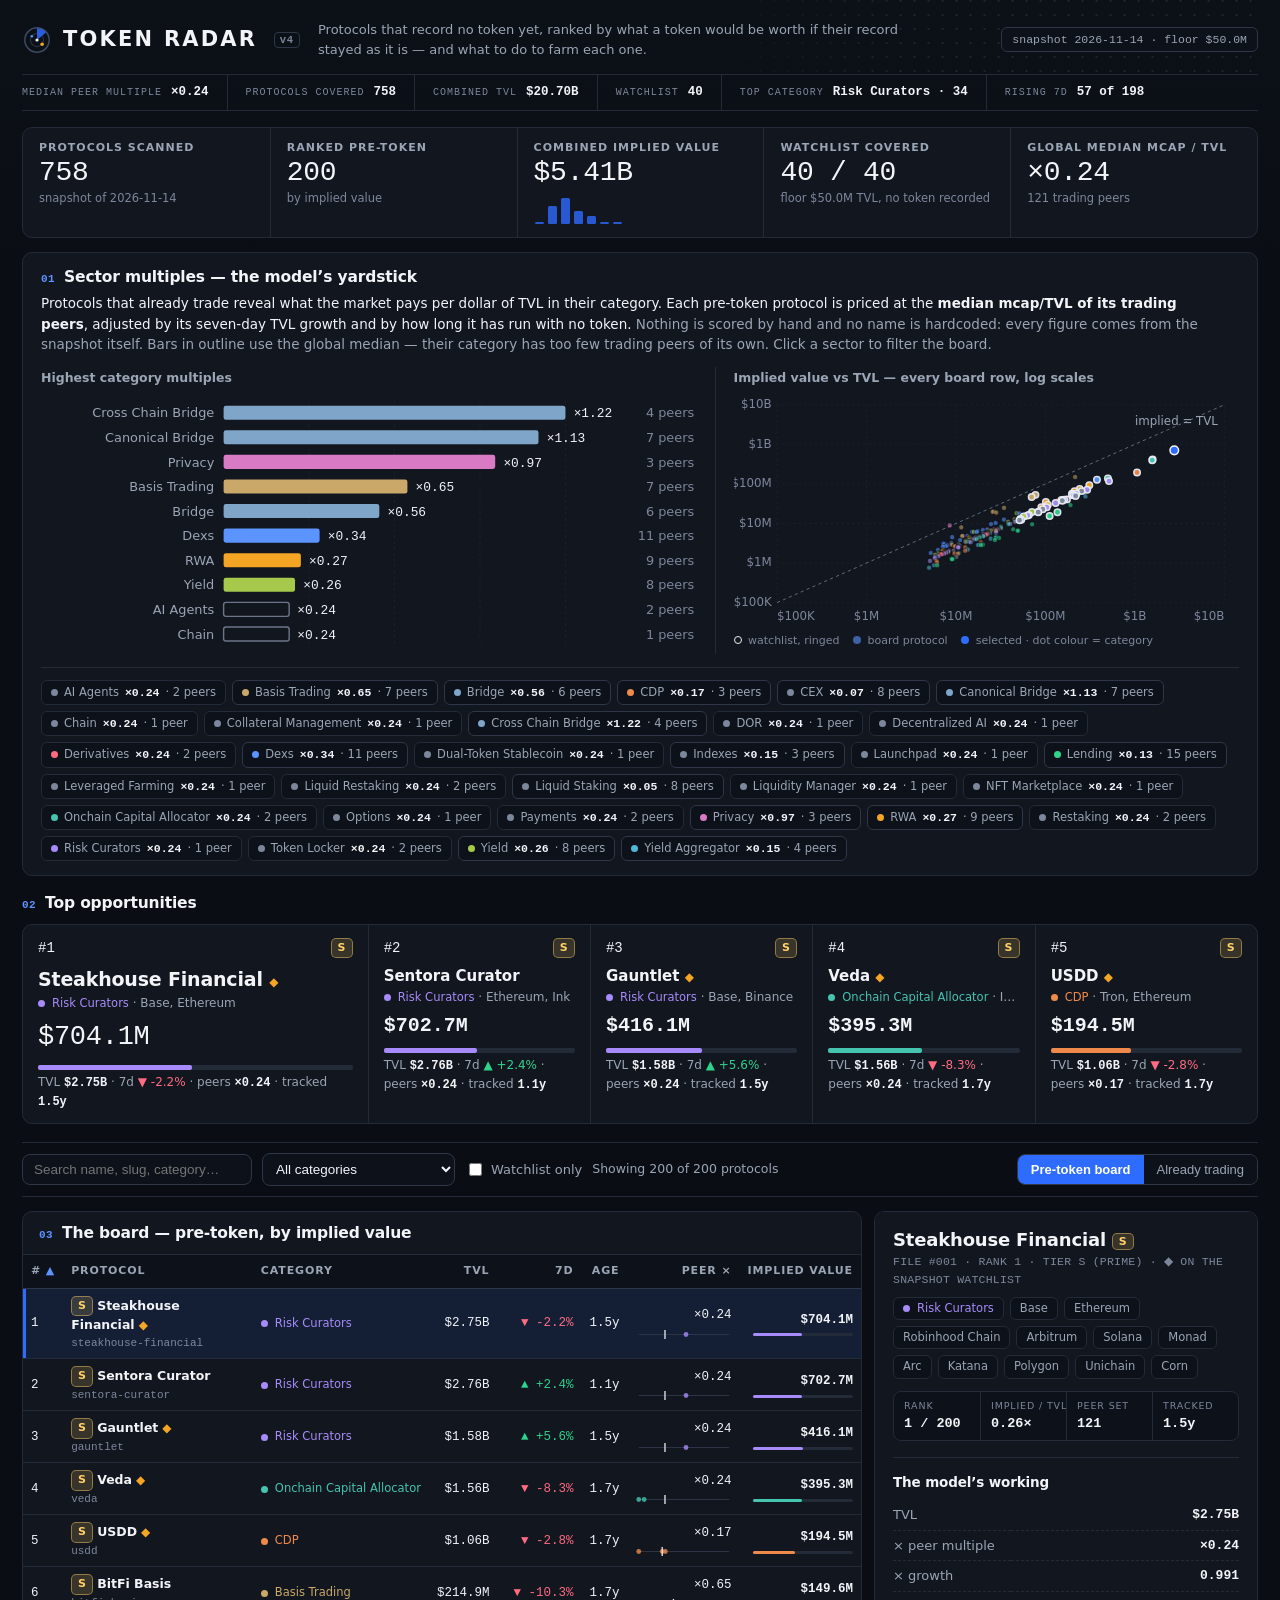
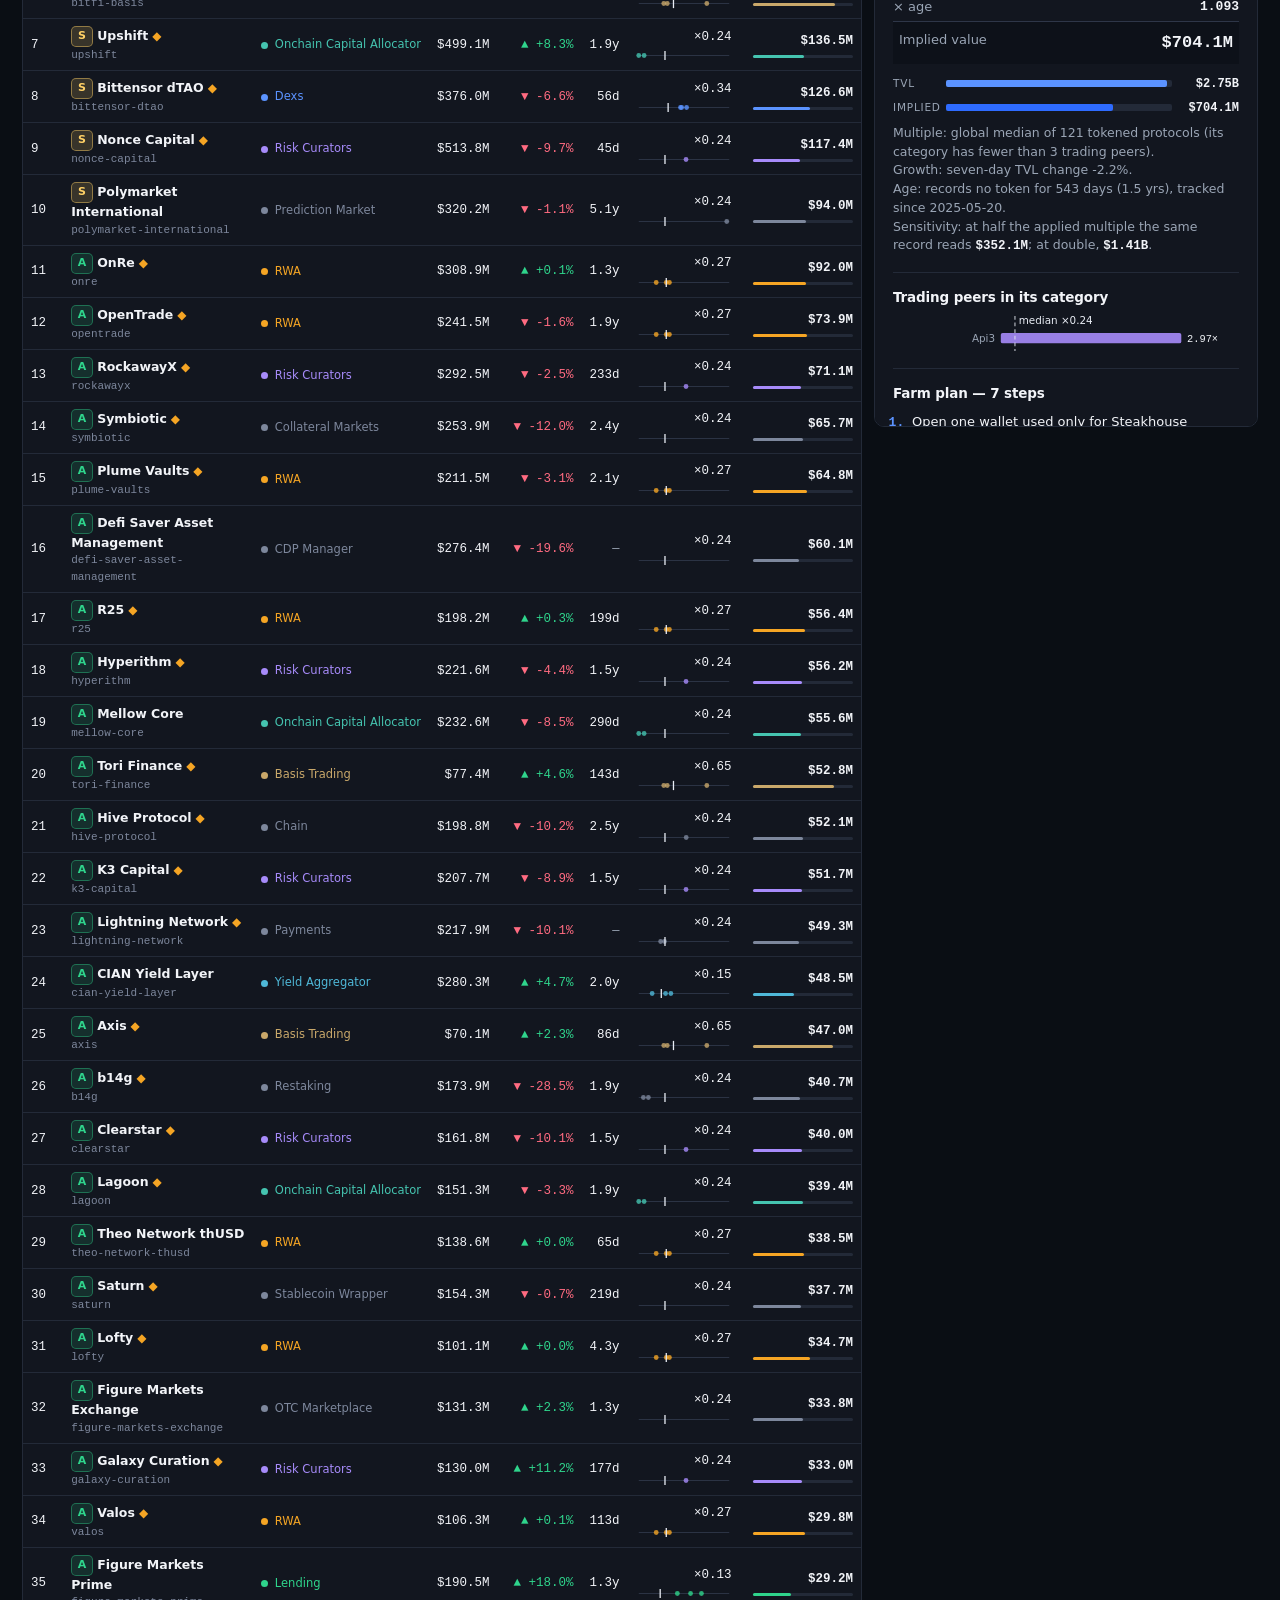
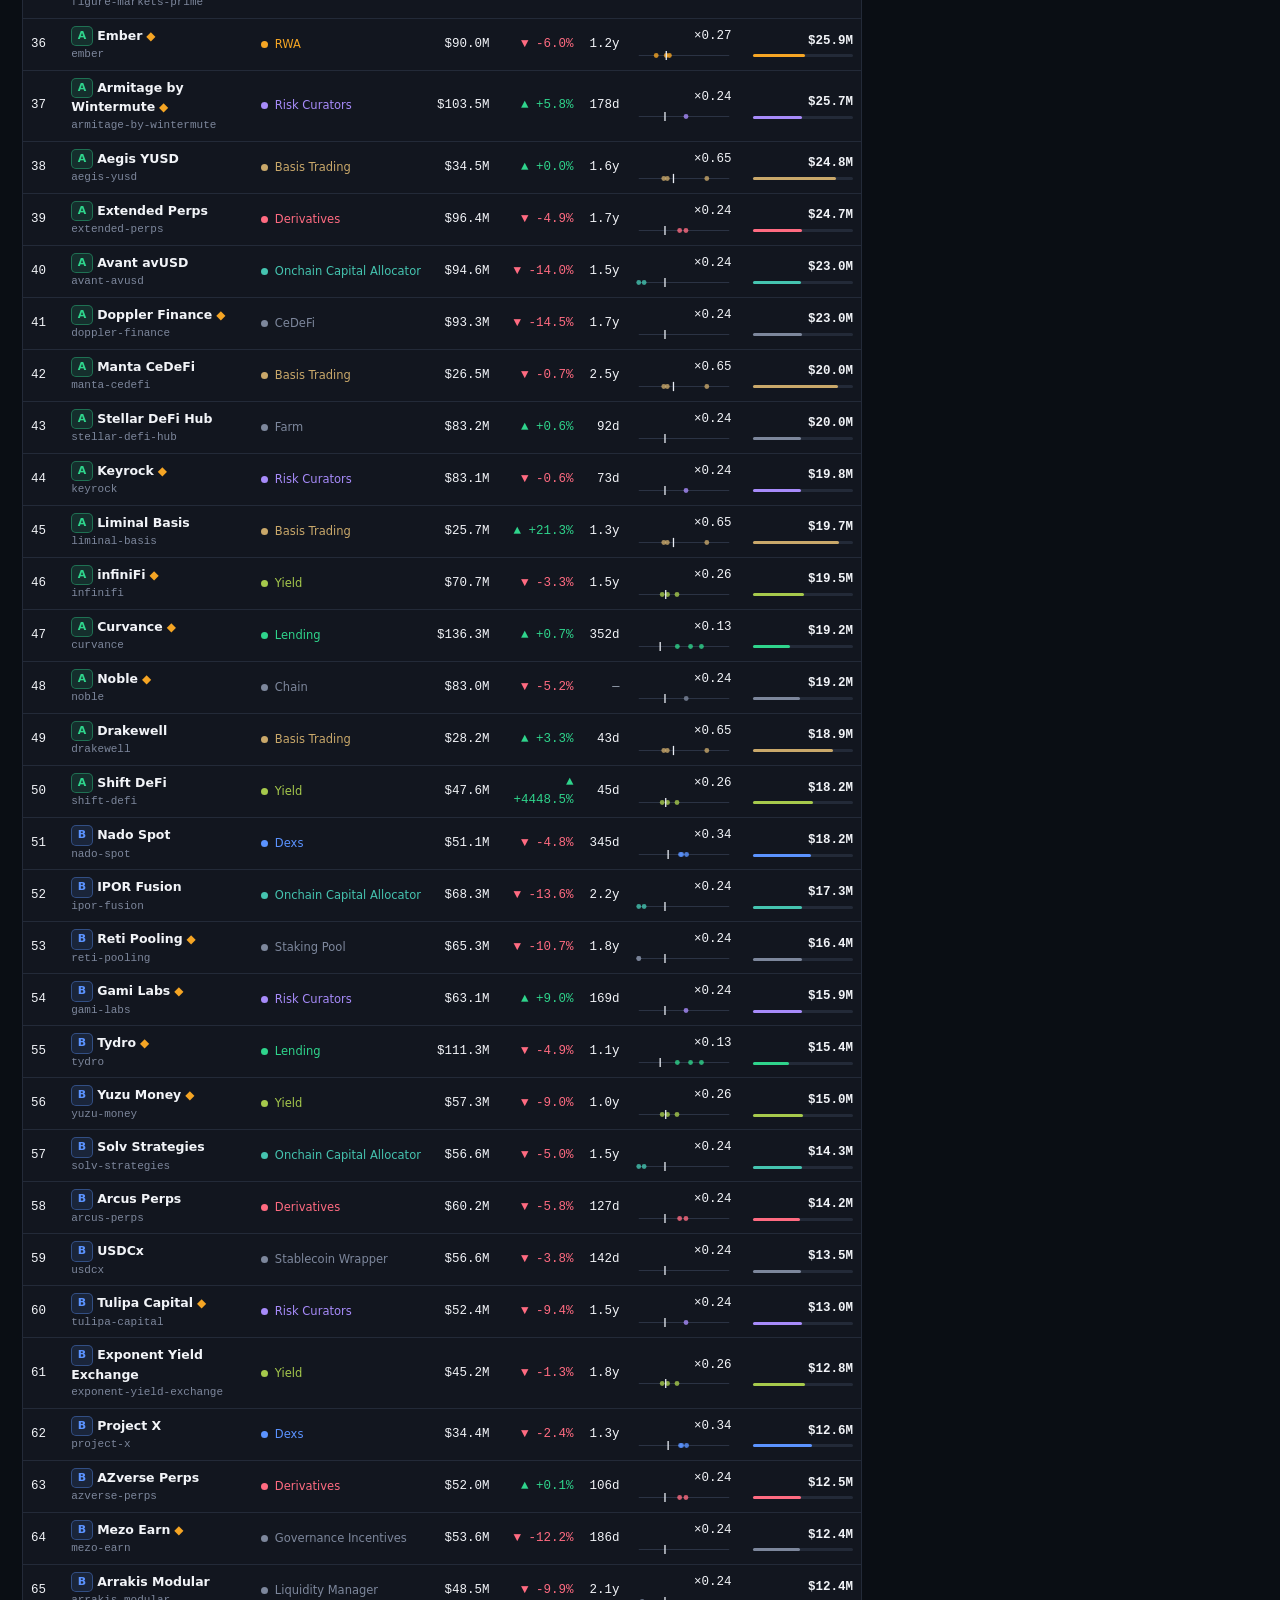
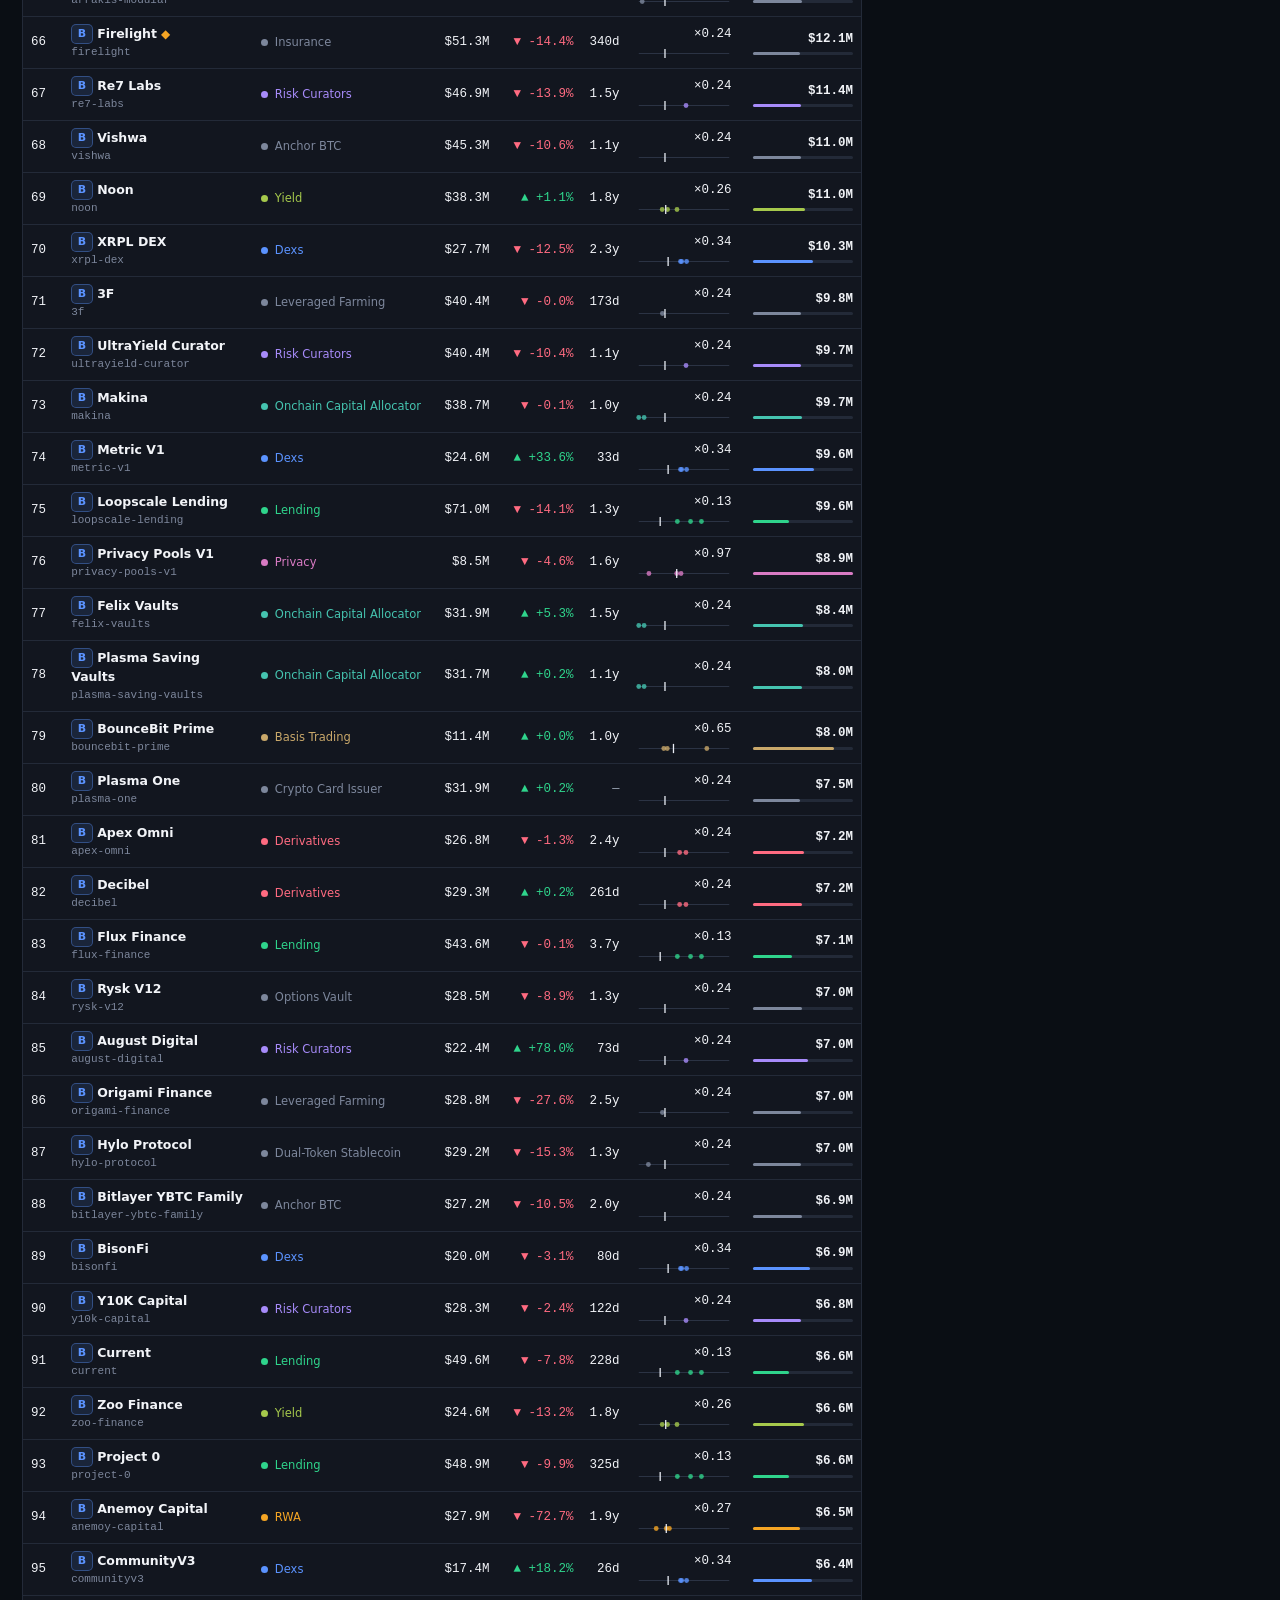
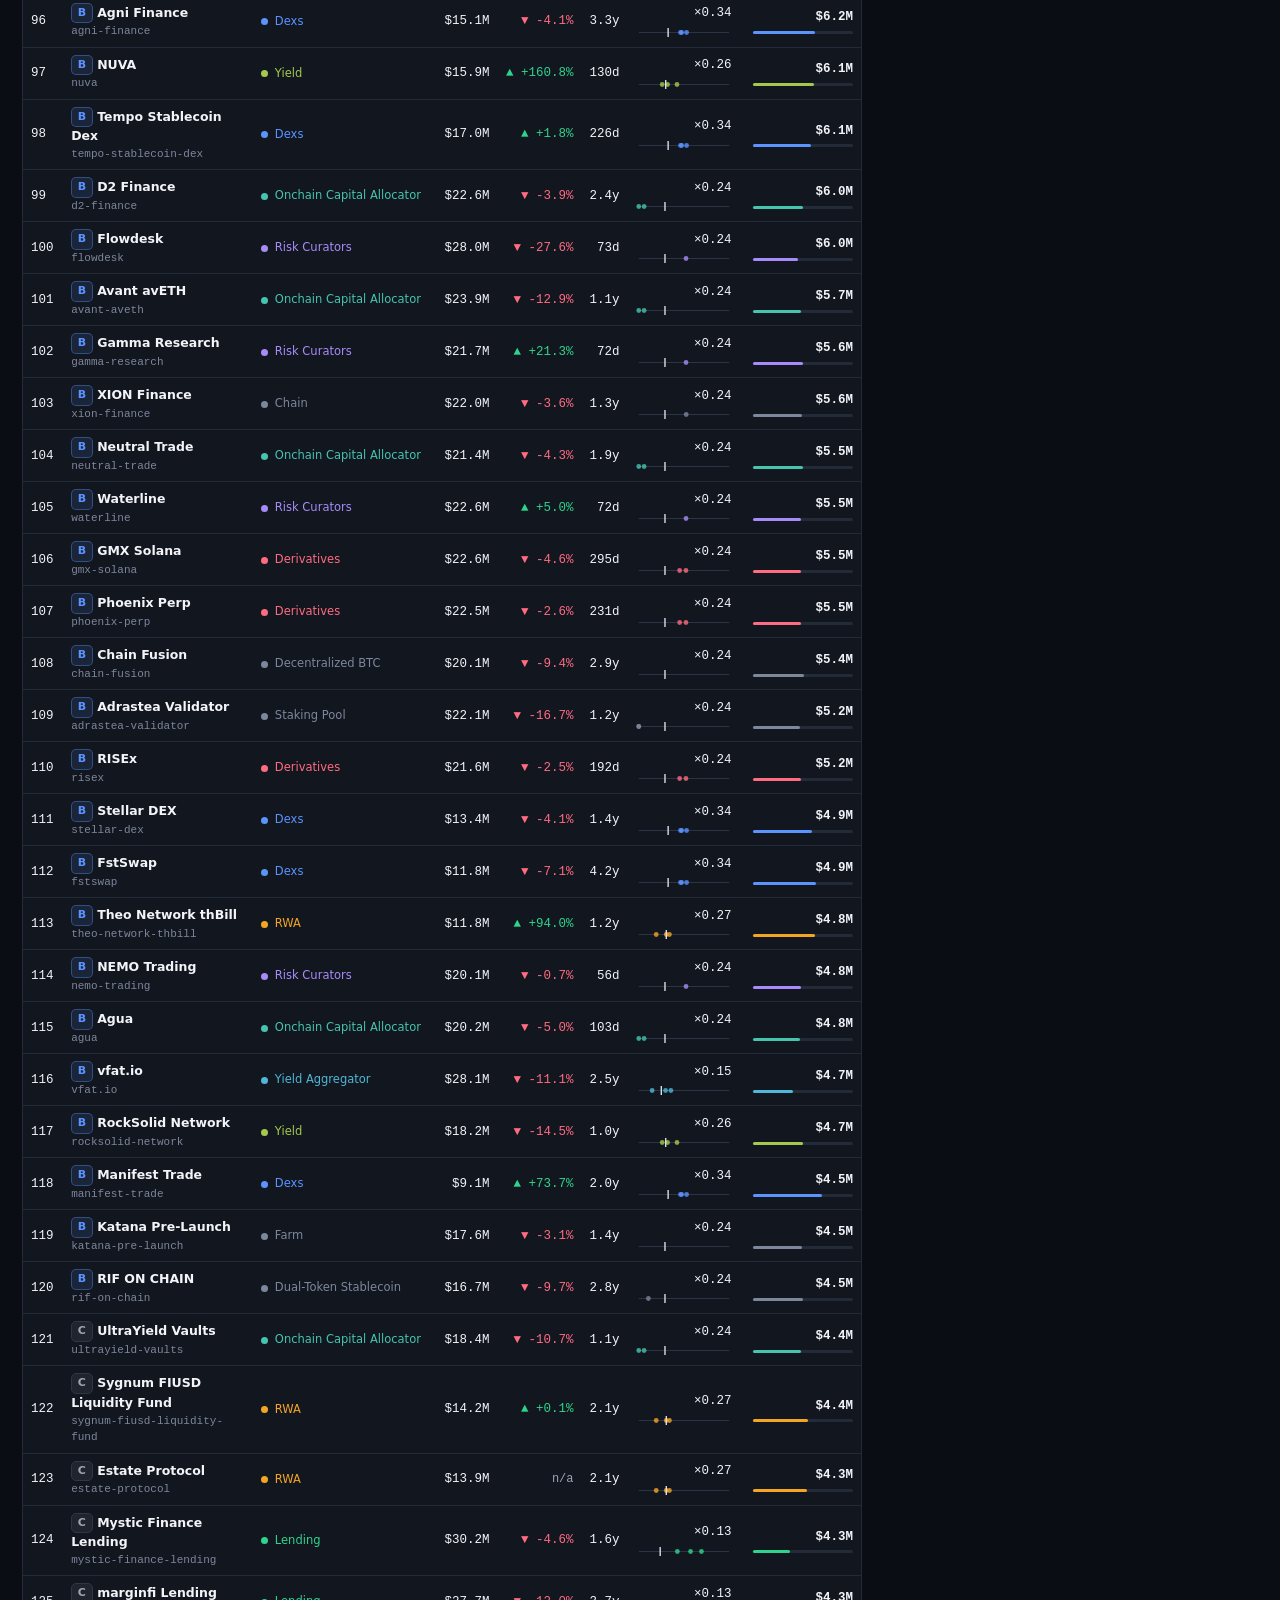
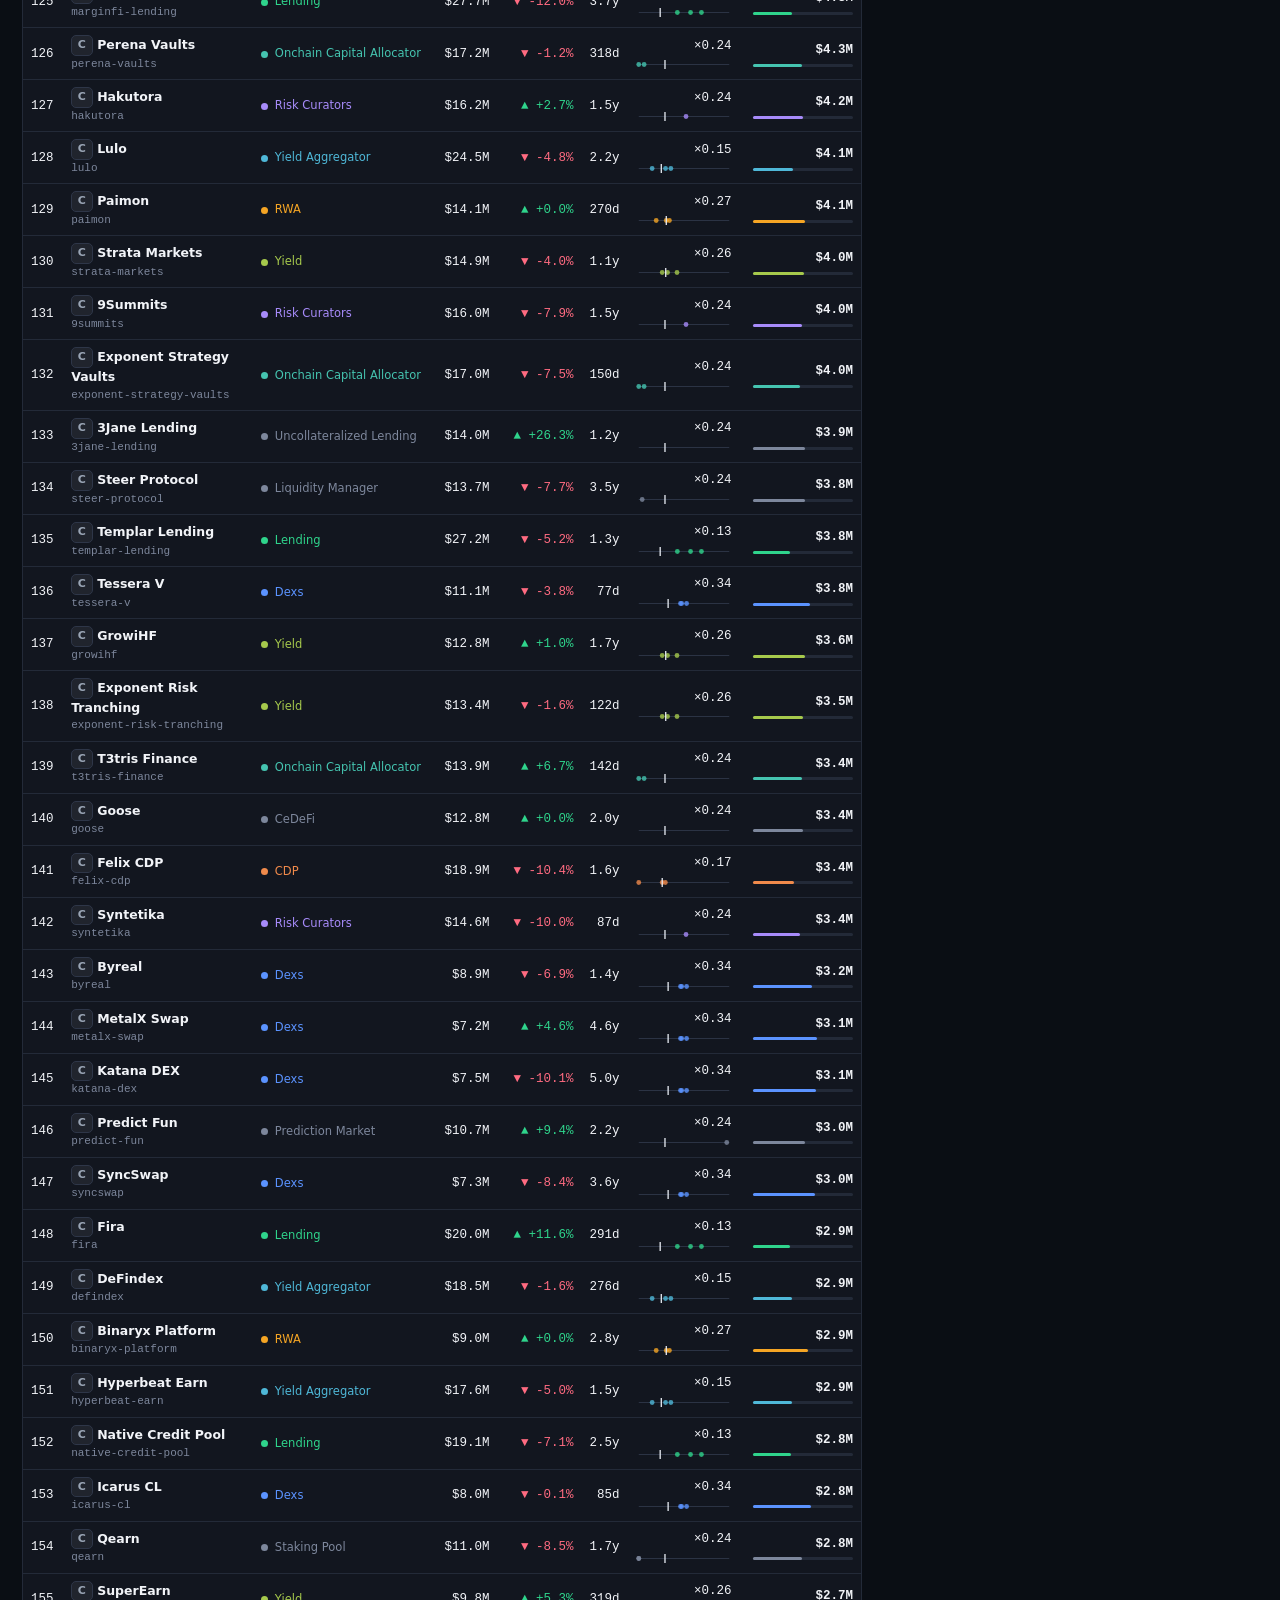
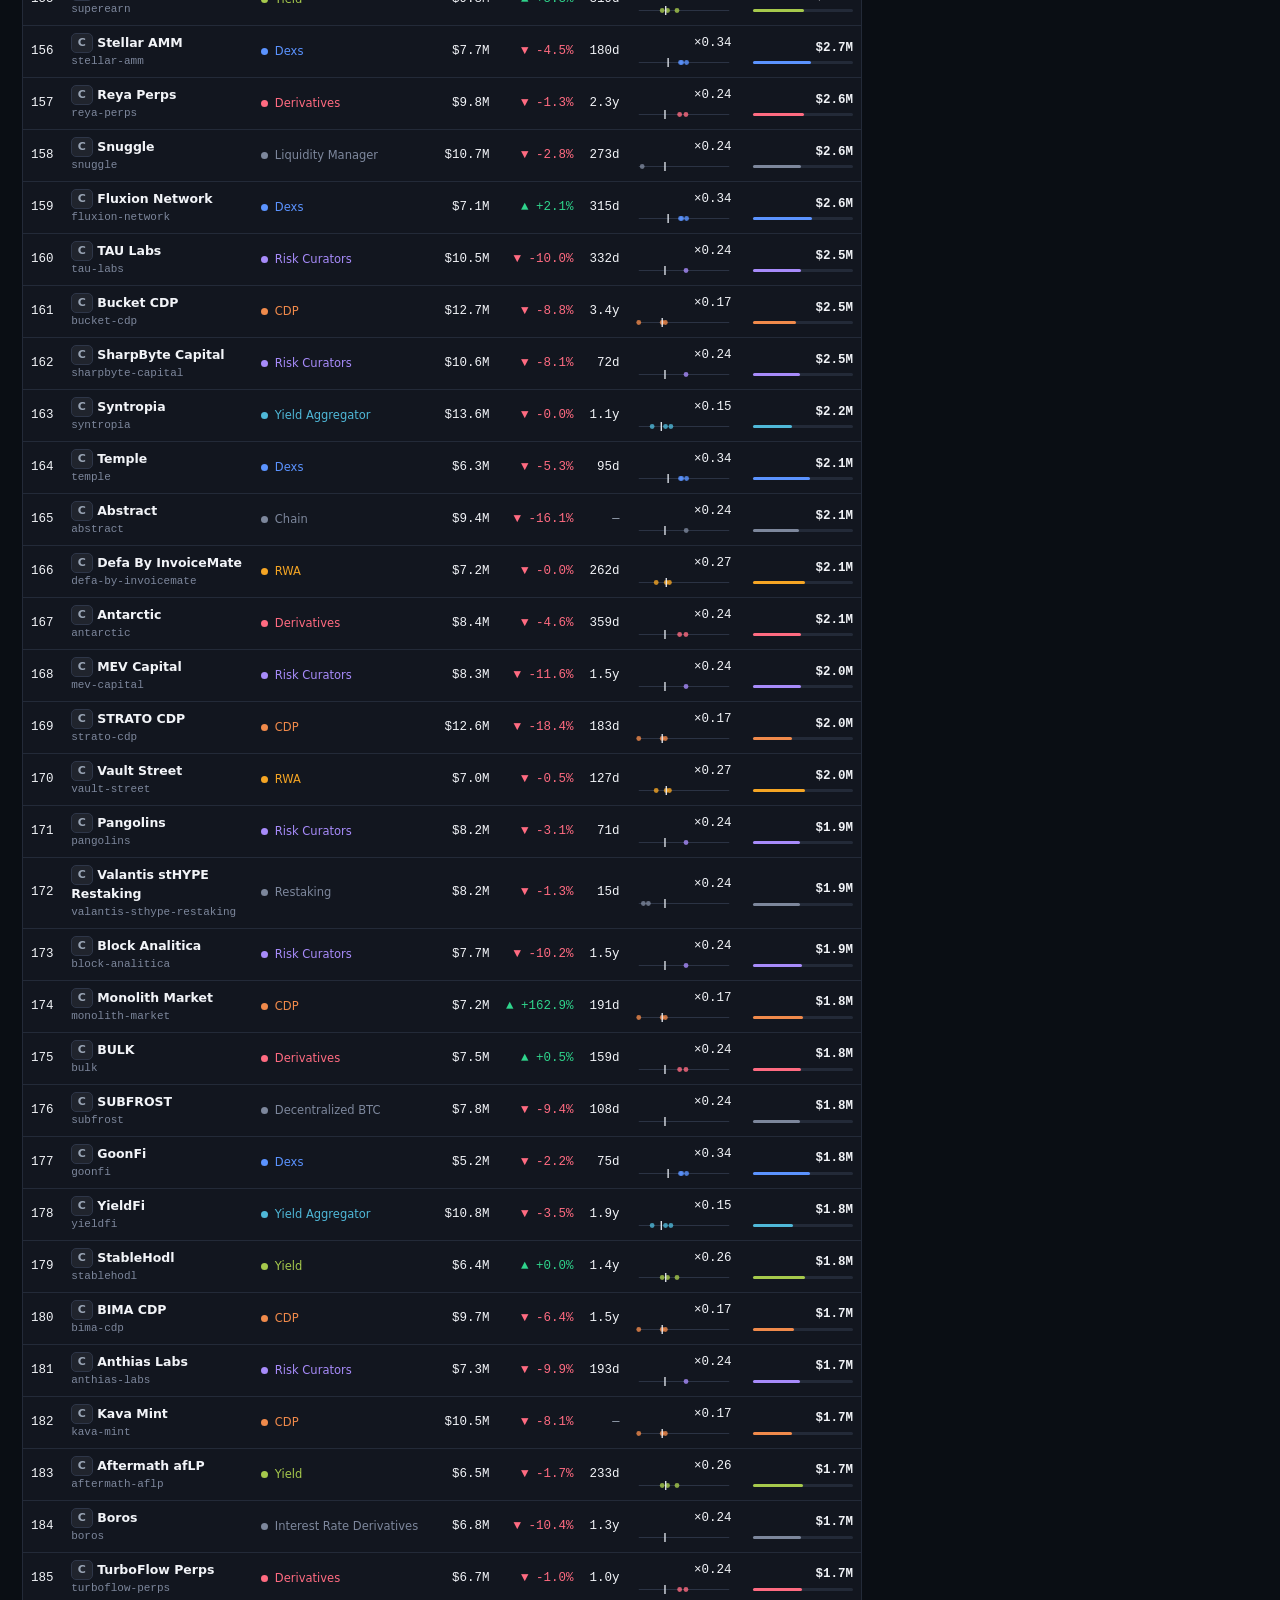
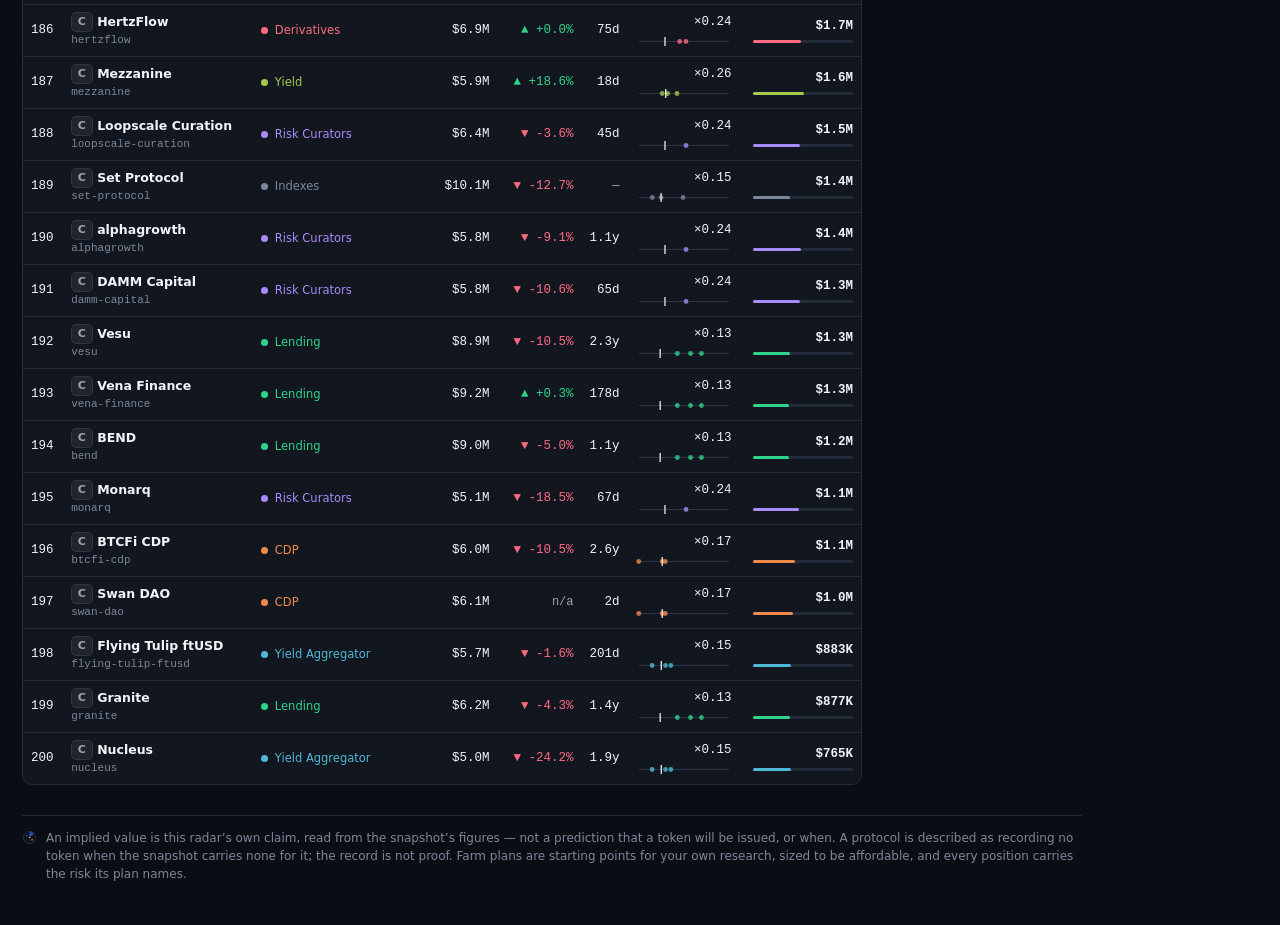
<file: dashboard/index.html>
<!doctype html>
<html lang="en">
<head>
<meta charset="utf-8">
<meta name="viewport" content="width=device-width, initial-scale=1">
<meta name="description" content="Token Radar: protocols that record no token yet, ranked by an implied value read from the snapshot's own figures, each with a farm plan.">
<title>Token Radar — pre-token protocols ranked by implied value</title>
<link rel="stylesheet" href="app.css">
</head>
<body>
<main id="app"></main>
<script src="../data.js"></script>
<script src="app.js"></script>
</body>
</html>
</file>
<file: dashboard/app.css>
/* Token Radar v4: deep navy-black in the Arkham design family, built
   around hairlines instead of floating cards. Panels sit flat on the
   background and are divided, not boxed; one category colour system runs
   through chips, bars, dots and names; the header carries a radar-sweep
   logomark and a mono terminal strip of the snapshot's vital signs. v4
   adds the watchlist rail, a per-row peer strip in the board and a
   context row in the detail file. */
:root {
  --bg: #0a0e14;
  --bg2: #0d1119;
  --panel: #12161f;
  --panel2: #171c28;
  --line: #232a38;
  --line2: #2e3648;
  --text: #f2f4f8;
  --dim: #9aa5b5;
  --faint: #7d879c;
  --acc: #2e6bff;
  --acc2: #5b93ff;
  --green: #2fd48c;
  --purple: #a78bfa;
  --amber: #f5a524;
  --bad: #ff6b81;
  --gold: #ffd166;
}
* { box-sizing: border-box; }
html, body { margin: 0; padding: 0; }
body {
  background: linear-gradient(180deg, #0c1017, var(--bg) 320px);
  color: var(--text);
  font: 14px/1.5 system-ui, -apple-system, "Segoe UI", Roboto, Helvetica, Arial, sans-serif;
  min-height: 100vh;
}
#app { max-width: 1400px; margin: 0 auto; padding: 0 22px 44px; }
.mono { font-variant-numeric: tabular-nums; font-family: ui-monospace, "SF Mono", Menlo, Consolas, monospace; }
a { color: var(--acc2); }
.mark { width: 30px; height: 30px; flex: none; display: block; }
.cdot {
  display: inline-block; width: 7px; height: 7px; border-radius: 50%;
  background: var(--ch, var(--faint)); flex: none;
}
.catname { display: inline-flex; align-items: center; gap: 7px; color: var(--ch, var(--text)); font-weight: 500; white-space: nowrap; font-size: 11.5px; }

/* Header: brand lockup over a hairline, with a quiet dot grid — the
   radar's own texture — fading in from the right edge of the band. */
header.top {
  display: flex; flex-wrap: wrap; align-items: center; gap: 8px 18px;
  padding: 20px 0 15px; border-bottom: 1px solid var(--line);
  position: relative; isolation: isolate;
}
header.top::before {
  content: ""; position: absolute; top: 0; right: 0; bottom: 0; width: 46%; z-index: -1;
  background-image: radial-gradient(rgba(125, 135, 156, .16) 1px, transparent 1.3px);
  background-size: 14px 14px; background-position: right 8px;
  -webkit-mask-image: linear-gradient(90deg, transparent, #000 38%);
  mask-image: linear-gradient(90deg, transparent, #000 38%);
}
.brand { display: flex; align-items: center; gap: 11px; }
.logo { font-size: 21px; font-weight: 650; letter-spacing: 2.2px; line-height: 1.15; white-space: nowrap; }
.logo .sub {
  font-size: 10.5px; font-weight: 600; letter-spacing: .08em; color: var(--faint);
  border: 1px solid var(--line2); border-radius: 4px; padding: 1px 5px; vertical-align: 3px; margin-left: 7px;
}
.tagline { color: var(--dim); font-size: 13px; max-width: 590px; }
.snapchip {
  margin-left: auto; font-size: 11.5px; color: var(--dim);
  border: 1px solid var(--line2); border-radius: 6px; padding: 3px 10px; background: var(--bg2);
}

/* Terminal strip: one mono line of vital signs, hairline-divided. */
.strip {
  display: flex; flex-wrap: wrap; align-items: stretch;
  border-bottom: 1px solid var(--line);
  font-family: ui-monospace, "SF Mono", Menlo, Consolas, monospace;
}
.sitem { display: flex; align-items: baseline; gap: 9px; padding: 8px 18px; border-left: 1px solid var(--line); }
.sitem:first-child { border-left: 0; padding-left: 0; }
.sitem span { font-size: 10px; text-transform: uppercase; letter-spacing: .1em; color: var(--faint); white-space: nowrap; }
.sitem b { font-size: 12.5px; font-weight: 600; color: var(--text); white-space: nowrap; font-variant-numeric: tabular-nums; }

/* Stats: one divided strip, not five floating cards. */
.stats {
  display: grid; grid-template-columns: repeat(5, 1fr); margin: 16px 0 0;
  border: 1px solid var(--line); border-radius: 10px; overflow: hidden; background: var(--panel);
}
.stat { padding: 12px 16px 11px; min-width: 0; overflow: hidden; border-left: 1px solid var(--line); }
.stat:first-child { border-left: 0; }
.stat span { display: block; color: var(--dim); font-size: 11px; font-weight: 600; text-transform: uppercase; letter-spacing: .09em; white-space: nowrap; }
.stat b { display: block; font-size: 28px; font-weight: 500; letter-spacing: -.01em; line-height: 1.1; margin-top: 2px; }
.stat i { display: block; font-style: normal; color: var(--faint); font-size: 11.5px; margin-top: 1px; white-space: nowrap; overflow: hidden; text-overflow: ellipsis; }
.stat .hist { display: block; margin-top: 5px; width: 92px; height: 32px; }
.hist .hb { fill: var(--acc); opacity: .8; }

/* Section titles: sentence case with a mono index — hierarchy comes from
   size and weight, not from shouting everything in capitals. */
.sectorhead h2, .spot h2, .boardhead h2 {
  font-size: 15.5px; font-weight: 600; letter-spacing: -.01em; color: var(--text); line-height: 1.25; margin: 0;
}
.idx { color: var(--acc2); font-size: 11px; font-weight: 600; letter-spacing: .04em; margin-right: 9px; }

/* Sector overview: one flat panel; the two charts are divided by a
   hairline, not boxed inside boxes. */
.sector {
  margin-top: 14px; border: 1px solid var(--line);
  background: var(--panel); border-radius: 10px; padding: 15px 18px 14px;
}
.sectorhead p { margin: 6px 0 0; color: var(--text); font-size: 13.5px; max-width: 1180px; }
.sectorhead p .dim { color: var(--dim); }
.charts { display: grid; grid-template-columns: 1.25fr 1fr; gap: 18px; margin-top: 13px; }
.chartbox { min-width: 0; padding-top: 2px; }
.chartbox + .chartbox { border-left: 1px solid var(--line); padding-left: 18px; }
.charttitle { font-size: 12.5px; font-weight: 600; color: var(--dim); margin-bottom: 6px; }
.sectorchart, .scatter, .peerchart { display: block; width: 100%; height: auto; }
.peerchart { max-width: 460px; }
.sectorchart.compact .slabel { font-size: 11.5px; }
.sectorchart.compact .sval { font-size: 12.5px; }
.scatter.compact .axis { font-size: 11.5px; }
.scatter.compact .axis.dim2 { font-size: 11.5px; }
.peerchart.compact .slabel, .peerchart.compact .sval { font-size: 12px; }
.peerchart.compact .axis { font-size: 11px; }
.slabel { fill: var(--dim); font-size: 11px; }
.sval { fill: var(--text); font-size: 11px; font-weight: 500; }
.speers { fill: var(--faint); font-size: 11px; }
.sectorchart .sgrid { stroke: var(--line); stroke-width: .7; stroke-dasharray: 2 3; opacity: .75; }
.sbar { fill: var(--ch, var(--acc)); }
.sbar.fb { fill: none; stroke: var(--ch, var(--acc2)); stroke-width: 1.2; opacity: .85; }
.pbar { fill: var(--ch, var(--purple)); opacity: .9; }
.srow { cursor: pointer; }
.srow .hit { fill: transparent; }
.srow:hover .hit { fill: rgba(46, 107, 255, .05); }
.srow.active .hit { fill: rgba(46, 107, 255, .11); }
.srow.active .slabel { fill: var(--ch, var(--acc2)); font-weight: 700; }
.scatter .grid { stroke: var(--line); stroke-width: .6; stroke-dasharray: 2 3; opacity: .8; }
.scatter .diag { stroke: var(--faint); stroke-width: .8; stroke-dasharray: 3 3; opacity: .85; }
.scatter .axis { fill: var(--faint); font-size: 11px; }
.scatter .axis.dim2 { fill: var(--dim); font-size: 11px; }
.scatter .dot { fill: var(--ch, var(--acc2)); opacity: .55; stroke: rgba(3, 6, 12, .65); stroke-width: 1; cursor: pointer; }
.scatter .dot.wl { opacity: .95; stroke: #e9edf5; stroke-width: 1.4; }
.scatter .dot.sel { fill: var(--acc); opacity: 1; stroke: var(--text); stroke-width: 1.4; }
.peerchart .med { stroke: #e9edf5; stroke-width: 1.1; stroke-dasharray: 4 3; opacity: .85; }
.peerchart .axis { fill: #e9edf5; font-size: 11px; }
.legend { color: var(--faint); font-size: 11px; margin-top: 5px; }
.legend .lg {
  display: inline-block; width: 8px; height: 8px; border-radius: 50%;
  background: var(--acc2); opacity: .6; margin: 0 3px 0 10px; vertical-align: 0;
}
.legend .lg:first-child { margin-left: 0; }
.legend .lg.wl { background: transparent; border: 1.5px solid #e9edf5; opacity: 1; }
.legend .lg.sel { background: var(--acc); opacity: 1; }
.multchips { display: flex; flex-wrap: wrap; gap: 6px; margin-top: 13px; border-top: 1px solid var(--line); padding-top: 12px; }
.mchip {
  display: inline-flex; align-items: center; gap: 6px;
  font-size: 11.5px; color: var(--dim); border: 1px solid var(--line); border-radius: 6px;
  padding: 3px 9px; background: var(--bg2); white-space: nowrap; cursor: pointer;
}
.mchip:hover { border-color: var(--ch, var(--acc)); color: var(--text); }
.mchip b { color: var(--text); font-weight: 600; }
.mchip.own { border-color: var(--line2); }

/* Spotlight: one divided panel; the #1 entry is the page's focal point
   and gets a wider cell and display-size figures. */
.spot { margin-top: 18px; }
.spot h2 { margin-bottom: 10px; }
.spotgrid {
  display: grid; grid-template-columns: 1.55fr 1fr 1fr 1fr 1fr;
  border: 1px solid var(--line); border-radius: 10px; overflow: hidden; background: var(--panel);
}
.spotcard {
  min-width: 0; border-left: 1px solid var(--line);
  padding: 13px 15px 12px; cursor: pointer; background: transparent;
  transition: background .15s;
}
.spotcard:first-child { border-left: 0; }
.spotcard:hover { background: var(--panel2); }
.spotcard .rk { display: flex; justify-content: space-between; align-items: center; }
.spotcard .nm { font-weight: 600; font-size: 15px; margin-top: 6px; white-space: nowrap; overflow: hidden; text-overflow: ellipsis; }
.spotcard:first-child .nm { font-size: 19px; letter-spacing: -.01em; }
.spotcard .cat { color: var(--dim); font-size: 12px; white-space: nowrap; overflow: hidden; text-overflow: ellipsis; margin-top: 1px; }
.spotcard .imp { font-size: 20px; font-weight: 550; color: var(--text); margin-top: 5px; }
.spotcard:first-child .imp { font-size: 27px; font-weight: 500; letter-spacing: -.01em; }
.spotcard .meta { color: var(--dim); font-size: 12px; margin-top: 3px; }
.spotcard .meta b { color: var(--text); font-weight: 600; }

/* Tiers */
.tier {
  display: inline-block; min-width: 22px; text-align: center; font-size: 11px; font-weight: 700;
  border-radius: 5px; padding: 1px 5px; letter-spacing: .5px; vertical-align: 1px;
}
.tier-S { background: rgba(255, 209, 102, .16); color: var(--gold); border: 1px solid rgba(255, 209, 102, .45); }
.tier-A { background: rgba(47, 212, 140, .13); color: var(--green); border: 1px solid rgba(47, 212, 140, .4); }
.tier-B { background: rgba(91, 147, 255, .12); color: var(--acc2); border: 1px solid rgba(91, 147, 255, .38); }
.tier-C { background: rgba(154, 165, 181, .1); color: var(--dim); border: 1px solid var(--line2); }
.wmark { color: var(--amber); font-size: 12px; }

/* Controls: a flat toolbar strip between hairlines, sticky to the top. */
.controls {
  display: flex; flex-wrap: wrap; gap: 10px; align-items: center; margin: 18px 0 0;
  border-top: 1px solid var(--line); border-bottom: 1px solid var(--line);
  padding: 10px 0; position: sticky; top: 0; z-index: 6; background: var(--bg);
}
.controls input[type="search"] {
  background: var(--bg2); border: 1px solid var(--line2); color: var(--text); border-radius: 8px;
  padding: 7px 11px; font-size: 13.5px; width: 230px; outline: none;
}
.controls input[type="search"]:focus { border-color: var(--acc); }
.controls select {
  background: var(--bg2); border: 1px solid var(--line2); color: var(--text); border-radius: 8px;
  padding: 7px 9px; font-size: 13.5px; outline: none;
}
.controls label.tgl { display: inline-flex; gap: 6px; align-items: center; color: var(--dim); font-size: 13px; cursor: pointer; }
.controls label.tgl input { accent-color: var(--acc); }
.viewswitch { margin-left: auto; display: inline-flex; border: 1px solid var(--line2); border-radius: 8px; overflow: hidden; }
.viewswitch button {
  background: var(--bg2); color: var(--dim); border: 0; padding: 7px 13px; font-size: 13px; cursor: pointer;
}
.viewswitch button.on { background: var(--acc); color: #ffffff; font-weight: 600; }
.count { color: var(--dim); font-size: 12.5px; }

/* Layout + table: the board is one flat panel, the table full-bleed
   inside it, hairline row dividers, header row sticky under the toolbar
   wherever the wrapper is not itself the scroller. */
.layout { display: flex; gap: 12px; align-items: flex-start; margin-top: 14px; }

/* Watchlist rail: the covered floor as a standing entity list at the
   board's left hand, sticky and scrollable like the detail file. */
aside.rail {
  flex: 0 0 204px; width: 204px; position: sticky; top: 68px;
  border: 1px solid var(--line); border-radius: 10px; background: var(--panel);
  max-height: calc(100vh - 84px); overflow: auto; padding: 11px 0 8px;
}
.railhead {
  display: flex; justify-content: space-between; align-items: baseline;
  padding: 0 13px; font-size: 11px; font-weight: 600;
  text-transform: uppercase; letter-spacing: .09em; color: var(--dim);
}
.railhead b { color: var(--text); font-size: 13px; }
.railsub {
  color: var(--faint); font-size: 11px; line-height: 1.45;
  padding: 5px 13px 9px; border-bottom: 1px solid var(--line); margin-bottom: 5px;
}
.ritem {
  display: flex; align-items: baseline; gap: 8px; padding: 5px 13px;
  cursor: pointer; font-size: 12.5px; border-left: 2px solid transparent;
}
.ritem:hover { background: rgba(46, 107, 255, .05); }
.ritem.on { background: rgba(46, 107, 255, .1); border-left-color: var(--acc); }
.ritem .rrk { color: var(--faint); font-size: 11px; min-width: 22px; }
.ritem .rnm { font-weight: 550; white-space: nowrap; overflow: hidden; text-overflow: ellipsis; flex: 1 1 auto; }
.ritem .rval { color: var(--dim); font-size: 11.5px; }
@media (max-width: 1400px) { aside.rail { display: none; } }
.boardwrap { flex: 1 1 auto; min-width: 0; border: 1px solid var(--line); border-radius: 10px; background: var(--panel); }
.boardhead { padding: 12px 16px 11px; border-bottom: 1px solid var(--line); }
#board { overflow-x: visible; }
table.board { width: 100%; min-width: 620px; border-collapse: separate; border-spacing: 0; font-size: 12.5px; font-variant-numeric: tabular-nums; }
table.board th {
  text-align: left; color: var(--dim); font-size: 11px; font-weight: 600; text-transform: uppercase; letter-spacing: .08em;
  background: var(--bg2);
  padding: 8px 8px; border-bottom: 1px solid var(--line2); cursor: pointer; user-select: none; white-space: nowrap;
  position: sticky; top: 55px; z-index: 3;
}
table.board th.num, table.board td.num { text-align: right; }
table.board th .arr { color: var(--acc2); }
table.board td { padding: 7px 8px; border-bottom: 1px solid var(--line); vertical-align: middle; }
table.board tbody tr:last-child td { border-bottom: 0; }
table.board tbody tr { cursor: pointer; }
table.board tbody tr:hover td { background: rgba(46, 107, 255, .05); }
table.board tbody tr.sel td { background: rgba(46, 107, 255, .1); }
table.board tbody tr.sel td:first-child { box-shadow: inset 3px 0 0 var(--acc); }
.pname { font-weight: 600; }
.slug { color: var(--faint); font-size: 11px; display: block; font-family: ui-monospace, "SF Mono", Menlo, Consolas, monospace; }
.pos { color: var(--green); }
.neg { color: var(--bad); }
.bar { position: relative; height: 5px; background: var(--line); border-radius: 2px; margin-top: 4px; width: 110px; margin-left: auto; }
.bar i { position: absolute; inset: 0 auto 0 0; background: var(--acc); border-radius: 2px; }
.bar i.tvl { background: var(--acc2); }
.bar.wide { width: auto; margin-left: 0; flex: 1 1 auto; }
.spot-bar { width: auto; margin-left: 0; margin-top: 7px; }
.spot-bar i { background: var(--ch, var(--acc)); }
.ibar { height: 3px; background: var(--line); border-radius: 2px; margin-top: 4px; width: 100px; margin-left: auto; }
.ibar i { display: block; height: 100%; background: var(--ch, var(--acc)); border-radius: 2px; }
/* Peer strip: the category's largest trading peers as dots on one shared
   log scale, the applied multiple as a white tick. */
.pstrip { display: block; width: 96px; height: 13px; margin: 3px 0 0 auto; }
.pstrip .ptrack { stroke: var(--line2); stroke-width: 1; }
.pstrip .pdot { fill: var(--ch, var(--acc2)); opacity: .8; }
.pstrip .ptick { stroke: #e9edf5; stroke-width: 1.4; }
.ratio { font-size: 12px; color: var(--dim); }
.empty { text-align: center; padding: 34px 16px 30px; color: var(--dim); font-size: 13px; }
.empty .mark { width: 24px; height: 24px; margin: 0 auto 8px; opacity: .75; }

/* Detail: a case file. Definition rows for the model's working, hairline
   section breaks, farm steps numbered in mono. */
aside.detail {
  flex: 0 0 384px; width: 384px; position: sticky; top: 68px;
  border: 1px solid var(--line); border-radius: 10px; background: var(--panel);
  padding: 17px 18px 15px; max-height: calc(100vh - 84px); overflow: auto;
}
aside.detail h2 { margin: 0; font-size: 18px; font-weight: 600; line-height: 1.2; letter-spacing: -.01em; }
aside.detail .dsub { color: var(--faint); font-size: 11.5px; margin-top: 3px; letter-spacing: .02em; }
aside.detail h3 {
  font-size: 13.5px; font-weight: 600; letter-spacing: -.01em; color: var(--text);
  margin: 16px 0 8px; border-top: 1px solid var(--line); padding-top: 14px;
}
.math { width: 100%; border-collapse: collapse; font-size: 13px; font-variant-numeric: tabular-nums; }
.math td { padding: 5px 0; border-bottom: 1px dashed var(--line); vertical-align: top; }
.math td.k { color: var(--dim); width: 118px; }
.math td.v { text-align: right; font-weight: 600; }
.math tr.total td { border-bottom: 0; border-top: 1px solid var(--line2); padding: 8px 6px; background: var(--bg2); }
.math tr.total td.v { color: var(--text); font-size: 17px; }
.mathnote { color: var(--dim); font-size: 12.5px; margin-top: 7px; }
.mathnote b { color: var(--text); font-weight: 600; }
/* Detail context row: the file's vital signs in one divided strip. */
.ctxrow {
  display: grid; grid-template-columns: repeat(4, 1fr); margin-top: 12px;
  border: 1px solid var(--line); border-radius: 8px; background: var(--bg2); overflow: hidden;
}
.ctxrow > div { padding: 7px 10px 6px; border-left: 1px solid var(--line); min-width: 0; }
.ctxrow > div:first-child { border-left: 0; }
.ctxrow span {
  display: block; font-size: 9.5px; text-transform: uppercase;
  letter-spacing: .09em; color: var(--faint); white-space: nowrap;
}
.ctxrow b { display: block; font-size: 13.5px; font-weight: 600; margin-top: 1px; white-space: nowrap; }
.vsbars { margin-top: 11px; display: grid; gap: 6px; }
.vsrow { display: flex; align-items: center; gap: 9px; font-size: 12px; }
.vsrow span { color: var(--dim); width: 44px; text-transform: uppercase; letter-spacing: .8px; font-size: 10.5px; }
.vsrow b { font-weight: 600; min-width: 58px; text-align: right; }
.vsrow .bar { margin-top: 0; height: 7px; }
ol.steps { margin: 0; padding-left: 19px; }
ol.steps li { margin-bottom: 9px; font-size: 13px; color: var(--text); }
ol.steps li::marker { color: var(--acc2); font-weight: 600; font-family: ui-monospace, "SF Mono", Menlo, Consolas, monospace; }
.chips2 { display: flex; flex-wrap: wrap; gap: 6px; margin-top: 9px; }
.chip2 {
  display: inline-flex; align-items: center; gap: 6px;
  border: 1px solid var(--line); border-radius: 6px; padding: 2px 9px; font-size: 11.5px; color: var(--dim); background: var(--bg2);
}
.hint { color: var(--faint); font-size: 13px; padding: 14px 16px 16px; margin: 0; }

footer.foot {
  margin-top: 30px; color: var(--faint); font-size: 12px; border-top: 1px solid var(--line);
  padding-top: 13px; max-width: 1060px; display: flex; gap: 9px; align-items: flex-start;
}
footer.foot .mark { width: 15px; height: 15px; margin-top: 1px; opacity: .8; }

/* The wrapper becomes the horizontal scroller on narrower screens; the
   sticky table header only applies where it is not. */
@media (max-width: 1240px) {
  #board { overflow-x: auto; }
  table.board th { position: static; }
}

/* Mid desktops: tighten the five-across rows and the side detail so
   nothing clips or crushes between 1024 and 1240 px. */
@media (max-width: 1240px) and (min-width: 1024px) {
  .stat { padding: 12px 11px 11px; }
  .stat span { font-size: 10.5px; letter-spacing: .05em; }
  .stat b { font-size: 23px; }
  aside.detail { flex-basis: 356px; width: 356px; }
}

/* Tablet and below: stack the layout, charts go full width divided by a
   hairline, stats and spotlight re-divide into two columns, the detail
   goes full width under the board. */
@media (max-width: 1023px) {
  .stats { grid-template-columns: repeat(2, 1fr); }
  .stat { border-left: 0; }
  .stat:nth-child(even) { border-left: 1px solid var(--line); }
  .stat:nth-child(n+3) { border-top: 1px solid var(--line); }
  .stat:nth-child(5) { grid-column: 1 / -1; }
  .spotgrid { grid-template-columns: repeat(2, 1fr); }
  .spotcard { border-left: 0; border-top: 1px solid var(--line); }
  .spotcard:first-child { grid-column: 1 / -1; border-top: 0; }
  .spotcard:nth-child(3), .spotcard:nth-child(5) { border-left: 1px solid var(--line); }
  .charts { grid-template-columns: 1fr; }
  .chartbox + .chartbox { border-left: 0; border-top: 1px solid var(--line); padding-left: 0; padding-top: 13px; }
  .layout { flex-direction: column; align-items: stretch; }
  .boardwrap { width: 100%; }
  aside.detail { flex: none; width: 100%; position: static; max-height: none; }
  table.board th, table.board td { padding: 7px 6px; }
  .bar { width: 84px; }
  .ibar { width: 84px; }
  .bar.wide, .spot-bar { width: auto; }
}

/* Small screens: one column, roomier page margins, stat labels may wrap
   instead of clipping, the terminal strip becomes a two-column grid,
   and every control grows to a comfortable tap target. */
@media (max-width: 720px) {
  #app { padding: 0 14px 36px; }
  header.top { padding: 16px 0 12px; }
  .mark { width: 26px; height: 26px; }
  .logo { font-size: 19px; letter-spacing: 1.8px; }
  .tagline { font-size: 12.5px; }
  .strip { display: grid; grid-template-columns: 1fr 1fr; }
  .sitem { border-left: 0; padding: 7px 10px 7px 0; min-width: 0; flex-wrap: wrap; row-gap: 1px; }
  .sitem span { white-space: normal; }
  .sitem:nth-child(even) { border-left: 1px solid var(--line); padding-left: 12px; }
  .sitem:nth-child(n+3) { border-top: 1px solid var(--line); }
  .sitem:nth-child(5) { grid-column: 1 / -1; }
  .stat span { white-space: normal; line-height: 1.3; }
  .sector { padding: 13px 13px 12px; }
  .controls { position: static; padding: 9px 0; gap: 8px; }
  .controls input[type="search"] { flex: 1 1 100%; width: auto; padding: 11px 12px; }
  .controls select { flex: 1 1 auto; padding: 11px 9px; }
  .controls label.tgl { min-height: 40px; }
  .viewswitch { margin-left: 0; }
  .viewswitch button { padding: 12px 13px; }
  .mchip { padding: 10px 12px; font-size: 12px; }
  .spotcard { padding: 11px 12px 10px; }
  aside.detail { padding: 15px 14px 13px; }
  .boardhead { padding: 11px 13px 10px; }
}
</file>
